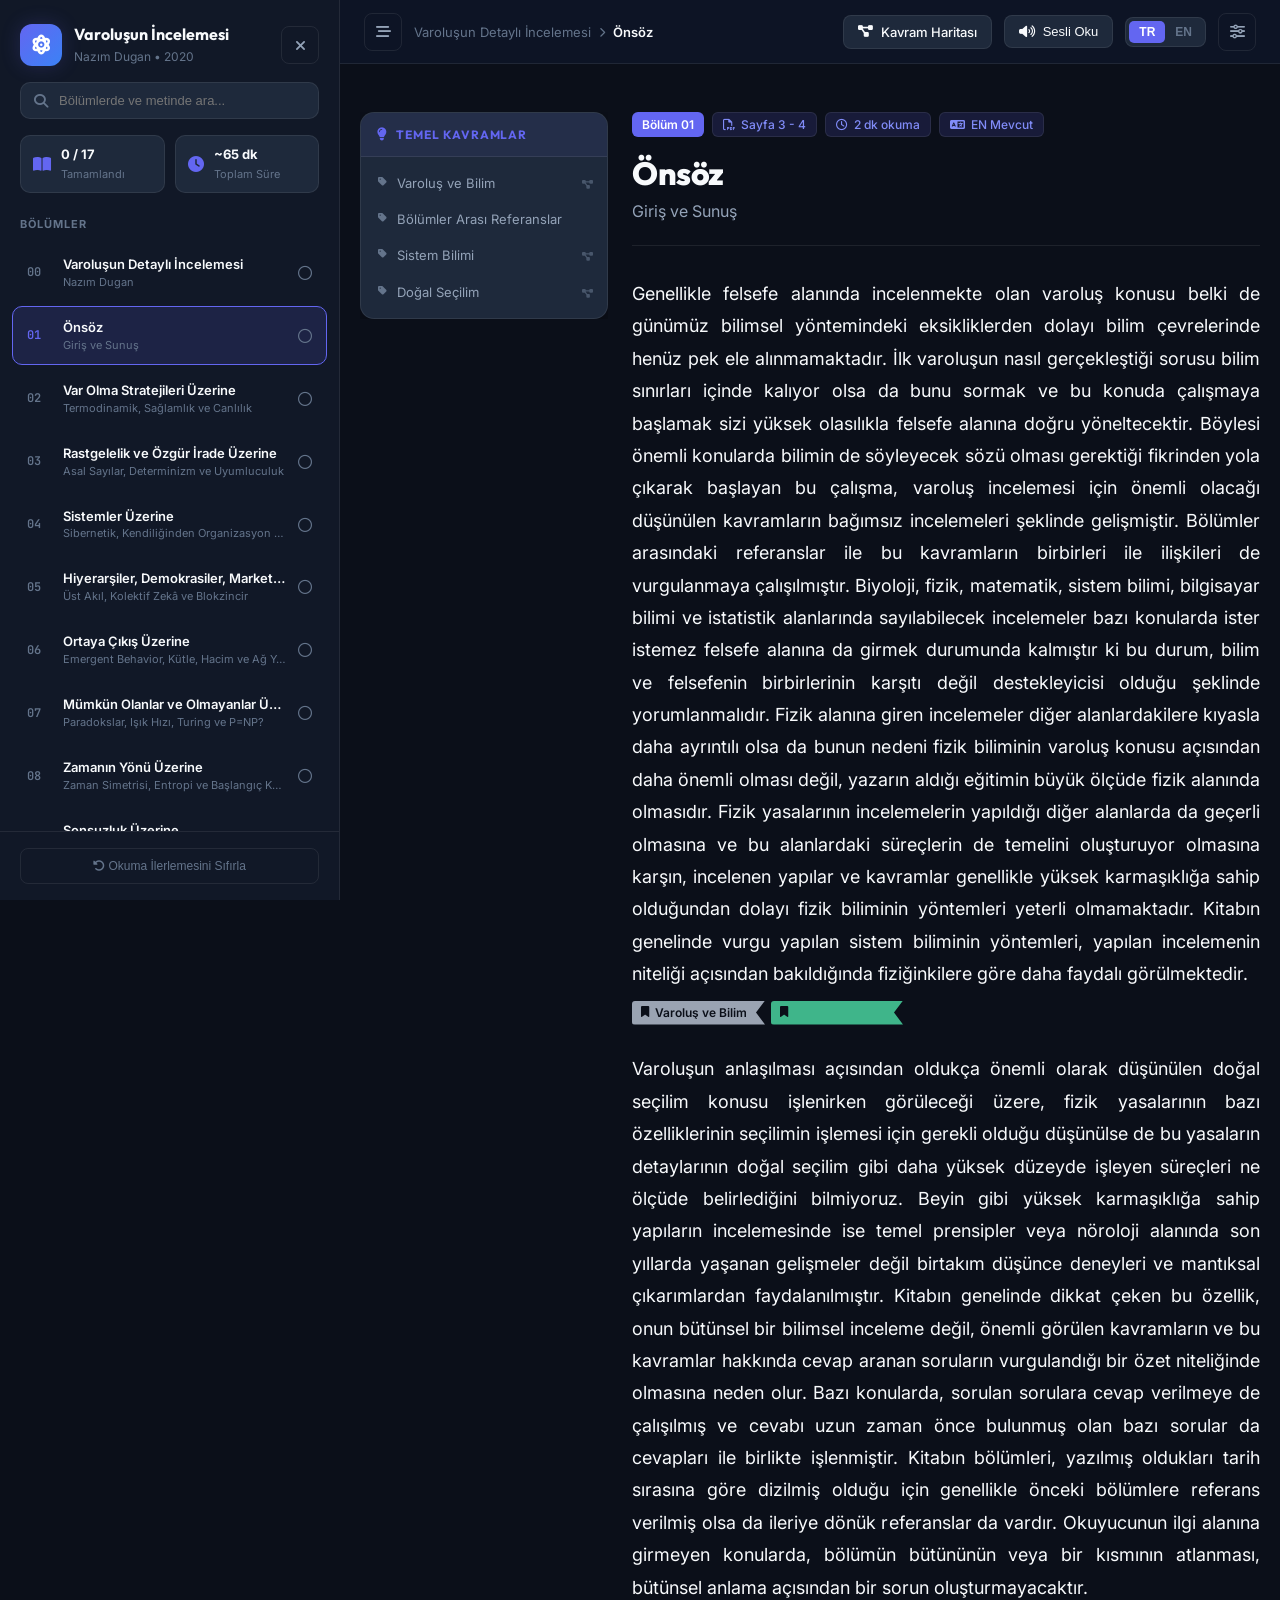
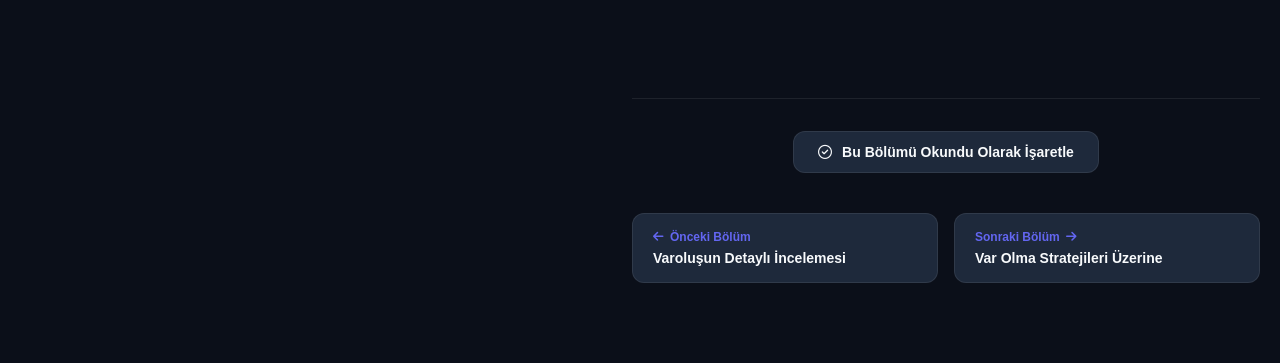
<file: index.html>
<!DOCTYPE html>
<html lang="tr" data-theme="dark" data-font="sans" data-width="standard">
<head>
  <meta charset="UTF-8">
  <meta name="viewport" content="width=device-width, initial-scale=1.0, viewport-fit=cover">
  <title>Varoluşun Detaylı İncelemesi — İnteraktif Okuyucu</title>

  <!-- Google Fonts -->
  <link rel="preconnect" href="https://fonts.googleapis.com">
  <link rel="preconnect" href="https://fonts.gstatic.com" crossorigin>
  <link href="https://fonts.googleapis.com/css2?family=Inter:wght@300;400;500;600;700&family=Literata:ital,wght@0,300;0,400;0,600;0,700;1,400&family=Outfit:wght@400;500;600;700;800&family=JetBrains+Mono:wght@400;500&display=swap" rel="stylesheet">
  
  <!-- FontAwesome Icons -->
  <link rel="stylesheet" href="https://cdnjs.cloudflare.com/ajax/libs/font-awesome/6.4.0/css/all.min.css">

  <link rel="stylesheet" href="style.css">
</head>
<body>

  <!-- Top Progress Bar -->
  <div id="read-progress-bar" class="read-progress-bar"></div>

  <div class="app-layout">
    <!-- Sidebar Navigation -->
    <aside id="sidebar" class="sidebar">
      <div class="sidebar-header">
        <div class="brand">
          <div class="brand-icon"><i class="fa-solid fa-atom"></i></div>
          <div class="brand-text">
            <h2 id="sidebar-book-title">Varoluşun İncelemesi</h2>
            <span>Nazım Dugan &bull; 2020</span>
          </div>
        </div>
        <button id="close-sidebar-btn" class="icon-btn mobile-only" aria-label="Menüyü Kapat" title="Menüyü Kapat">
          <i class="fa-solid fa-xmark"></i>
        </button>
      </div>

      <!-- Search Input -->
      <div class="search-box">
        <i class="fa-solid fa-magnifying-glass search-icon"></i>
        <input type="text" id="search-input" placeholder="Bölümlerde ve metinde ara..." autocomplete="off">
        <button id="clear-search-btn" class="clear-btn hidden"><i class="fa-solid fa-circle-xmark"></i></button>
      </div>

      <!-- Global Reading Stats -->
      <div class="global-stats">
        <div class="stat-item">
          <i class="fa-solid fa-book-open"></i>
          <div>
            <strong id="completed-count">0 / 16</strong>
            <span id="stat-completed-label">Tamamlandı</span>
          </div>
        </div>
        <div class="stat-item">
          <i class="fa-solid fa-clock"></i>
          <div>
            <strong id="total-time">~65 dk</strong>
            <span id="stat-time-label">Toplam Süre</span>
          </div>
        </div>
      </div>

      <!-- Chapter List -->
      <nav class="chapter-nav">
        <div id="nav-section-label" class="nav-section-label">BÖLÜMLER</div>
        <ul id="chapter-list" class="chapter-list">
          <!-- Dynamically populated -->
        </ul>
      </nav>

      <!-- Sidebar Footer -->
      <div class="sidebar-footer">
        <button id="reset-progress-btn" class="footer-btn">
          <i class="fa-solid fa-rotate-left"></i> <span id="reset-progress-text">Okuma İlerlemesini Sıfırla</span>
        </button>
      </div>
    </aside>

    <!-- Sidebar Overlay for Mobile -->
    <div id="sidebar-overlay" class="sidebar-overlay"></div>

    <!-- Main Content Area -->
    <main class="main-content">
      <!-- Top Control Bar -->
      <header class="top-bar">
        <div class="top-bar-left">
          <button id="toggle-sidebar-btn" class="icon-btn" title="Menüyü Aç/Kapat">
            <i class="fa-solid fa-bars-staggered"></i>
          </button>
          <div id="breadcrumbs" class="breadcrumbs">
            <span id="bc-book" class="bc-book">Varoluşun Detaylı İncelemesi</span>
            <i class="fa-solid fa-chevron-right bc-sep"></i>
            <span id="bc-title" class="bc-active">Yükleniyor...</span>
          </div>
        </div>

        <div class="top-bar-right">
          <a id="graph-link-btn" href="graph.html" class="action-btn" title="Kavram Haritası">
            <i class="fa-solid fa-diagram-project"></i>
            <span class="btn-text">Kavram Haritası</span>
          </a>

          <!-- Text Speech Synthesis Reader -->
          <button id="tts-btn" class="action-btn tts-btn" title="Metni Sesli Oku">
            <i class="fa-solid fa-volume-high"></i>
            <span class="btn-text">Sesli Oku</span>
          </button>

          <!-- Language Switcher (For Chapters with EN) -->
          <div id="lang-switch-wrapper" class="lang-switch-wrapper hidden">
            <button id="lang-tr-btn" class="lang-btn active">TR</button>
            <button id="lang-en-btn" class="lang-btn">EN</button>
          </div>

          <!-- Reader Customizer Toggle Button -->
          <button id="toggle-settings-btn" class="icon-btn" title="Okuma Ayarları">
            <i class="fa-solid fa-sliders"></i>
          </button>
        </div>
      </header>

      <!-- Reader Settings Toolbar Drawer -->
      <div id="settings-toolbar" class="settings-toolbar hidden">
        <div class="setting-group">
          <label><i class="fa-solid fa-palette"></i> Tema</label>
          <div class="theme-options">
            <button class="theme-btn active" data-set-theme="dark" title="Koyu Tema">
              <span class="theme-preview dark"></span> Koyu
            </button>
            <button class="theme-btn" data-set-theme="light" title="Açık Tema">
              <span class="theme-preview light"></span> Açık
            </button>
            <button class="theme-btn" data-set-theme="sepia" title="Sepya Tema">
              <span class="theme-preview sepia"></span> Sepya
            </button>
          </div>
        </div>

        <div class="setting-group">
          <label><i class="fa-solid fa-font"></i> Yazı Tipi</label>
          <div class="font-options">
            <button class="font-btn active" data-set-font="sans">Sans</button>
            <button class="font-btn" data-set-font="serif">Serif</button>
            <button class="font-btn" data-set-font="mono">Mono</button>
          </div>
        </div>

        <div class="setting-group">
          <label><i class="fa-solid fa-text-height"></i> Yazı Boyutu</label>
          <div class="size-options">
            <button id="font-decrease-btn" class="size-btn" title="Küçült"><i class="fa-solid fa-minus"></i></button>
            <span id="font-size-label">18px</span>
            <button id="font-increase-btn" class="size-btn" title="Büyüt"><i class="fa-solid fa-plus"></i></button>
          </div>
        </div>

        <div class="setting-group">
          <label><i class="fa-solid fa-arrows-left-right"></i> Genişlik</label>
          <div class="width-options">
            <button class="width-btn" data-set-width="compact">Dar</button>
            <button class="width-btn active" data-set-width="standard">Normal</button>
            <button class="width-btn" data-set-width="wide">Geniş</button>
          </div>
        </div>
      </div>

      <!-- Reader Article Canvas -->
      <div class="reader-container">
        <!-- Core Concepts Side Pane -->
        <aside id="concepts-pane" class="concepts-pane">
          <div class="concepts-pane-inner">
            <div class="concepts-pane-header">
              <i class="fa-solid fa-lightbulb"></i>
              <span id="concepts-header-title">Temel Kavramlar</span>
            </div>
            <ul id="concepts-list" class="concepts-list">
              <!-- Concept items injected by app.js -->
            </ul>
          </div>
        </aside>

        <article id="article-view" class="article-view">
          <!-- Article Header -->
          <header class="article-header">
            <div class="article-meta-badges">
              <span id="art-chapter-num" class="badge badge-num">Bölüm 01</span>
              <span id="art-pages-badge" class="badge badge-pages"><i class="fa-regular fa-file-pdf"></i> Sayfa 3 - 4</span>
              <span id="art-time-badge" class="badge badge-time"><i class="fa-regular fa-clock"></i> 2 dk okuma</span>
              <span id="art-lang-badge" class="badge badge-lang hidden"><i class="fa-solid fa-language"></i> EN Mevcut</span>
            </div>

            <h1 id="art-title" class="art-title">Önsöz</h1>
            <p id="art-subtitle" class="art-subtitle">Giriş ve Sunuş</p>
          </header>

          <hr class="art-divider">

          <!-- Article Body -->
          <div id="art-body" class="art-body">
            <!-- Paragraphs rendered here -->
          </div>

          <!-- Chapter End Footer & Navigation -->
          <footer class="article-footer">
            <div class="mark-complete-wrapper">
              <button id="mark-complete-btn" class="mark-complete-btn">
                <i class="fa-regular fa-circle-check"></i> <span>Bu Bölümü Okundu Olarak İşaretle</span>
              </button>
            </div>

            <nav class="bottom-chapter-nav">
              <button id="prev-chapter-btn" class="nav-card prev-card">
                <span class="nav-dir"><i class="fa-solid fa-arrow-left"></i> Önceki Bölüm</span>
                <span id="prev-title" class="nav-card-title">Kapak ve İçindekiler</span>
              </button>
              
              <button id="next-chapter-btn" class="nav-card next-card">
                <span class="nav-dir">Sonraki Bölüm <i class="fa-solid fa-arrow-right"></i></span>
                <span id="next-title" class="nav-card-title">Var Olma Stratejileri Üzerine</span>
              </button>
            </nav>
          </footer>
        </article>
      </div>
    </main>
  </div>

  <script src="data.js"></script>
  <script src="graph.js"></script>
  <script src="app.js"></script>
</body>
</html>
</file>
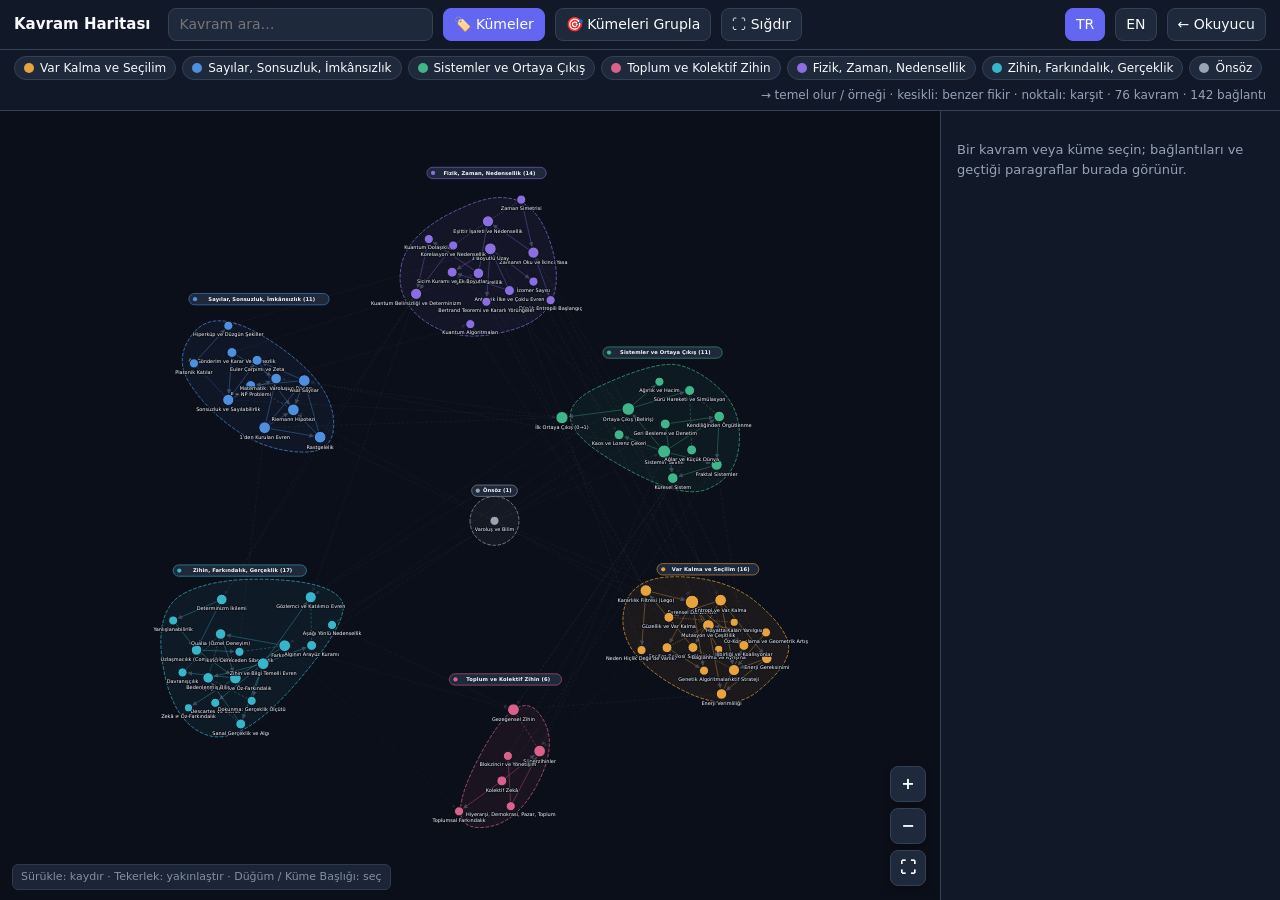
<file: graph.html>
<!DOCTYPE html>
<html lang="tr" data-theme="dark">

<head>
  <meta charset="UTF-8">
  <meta name="viewport" content="width=device-width, initial-scale=1">
  <title>Kavram Haritası — Varoluşun Detaylı İncelemesi</title>
  <style>
    :root {
      --bg: #0B0F19;
      --panel: #111827;
      --card: #1E293B;
      --text: #F8FAFC;
      --muted: #94A3B8;
      --line: #334155;
      --accent: #6366F1;
      --edge: #64748B
    }

    [data-theme=light] {
      --bg: #F8FAFC;
      --panel: #FFFFFF;
      --card: #F1F5F9;
      --text: #0F172A;
      --muted: #64748B;
      --line: #CBD5E1;
      --edge: #94A3B8
    }

    [data-theme=sepia] {
      --bg: #F4ECD8;
      --panel: #FBF5E6;
      --card: #EADFC4;
      --text: #433422;
      --muted: #7A6A55;
      --line: #CDBF9F;
      --edge: #A8977a
    }

    * {
      box-sizing: border-box
    }

    html,
    body {
      height: 100%;
      margin: 0
    }

    body {
      background: var(--bg);
      color: var(--text);
      font: 14px/1.5 Inter, system-ui, sans-serif;
      display: flex;
      flex-direction: column;
      overflow: hidden
    }

    header {
      display: flex;
      gap: 10px;
      align-items: center;
      padding: 8px 14px;
      background: var(--panel);
      border-bottom: 1px solid var(--line);
      flex-wrap: wrap
    }

    header h1 {
      font-size: 15px;
      margin: 0 8px 0 0;
      white-space: nowrap
    }

    input,
    button,
    a.btn {
      font: inherit;
      color: var(--text);
      background: var(--card);
      border: 1px solid var(--line);
      border-radius: 8px;
      padding: 5px 10px;
      text-decoration: none;
      cursor: pointer;
      transition: background .15s, border-color .15s
    }

    input {
      cursor: text;
      min-width: 180px;
      flex: 1;
      max-width: 300px
    }

    button.on {
      background: var(--accent);
      border-color: var(--accent);
      color: #fff
    }

    button:hover,
    a.btn:hover {
      border-color: var(--accent)
    }

    .spacer {
      flex: 1
    }

    #legend {
      display: flex;
      gap: 6px;
      flex-wrap: wrap;
      padding: 6px 14px;
      background: var(--panel);
      border-bottom: 1px solid var(--line);
      align-items: center;
      font-size: 12px;
      color: var(--muted);
      transition: opacity .2s ease
    }

    #legend.collapsed {
      display: none
    }

    .chip {
      display: inline-flex;
      gap: 6px;
      align-items: center;
      padding: 2px 9px;
      border-radius: 99px;
      border: 1px solid var(--line);
      cursor: pointer;
      color: var(--text);
      background: var(--card);
      transition: opacity .15s, transform .15s, border-color .15s
    }

    .chip i {
      width: 10px;
      height: 10px;
      border-radius: 50%;
      display: inline-block
    }

    .chip.off {
      opacity: .35
    }

    .chip:hover {
      border-color: var(--accent)
    }

    #zoom-controls {
      position: absolute;
      right: 14px;
      bottom: 14px;
      display: flex;
      flex-direction: column;
      gap: 6px;
      z-index: 15
    }

    #zoom-controls button {
      width: 36px;
      height: 36px;
      display: flex;
      align-items: center;
      justify-content: center;
      background: var(--card);
      border: 1px solid var(--line);
      border-radius: 8px;
      color: var(--text);
      font-size: 16px;
      font-weight: 600;
      cursor: pointer;
      box-shadow: 0 3px 8px rgba(0, 0, 0, 0.3);
      transition: background .15s, border-color .15s, transform .15s;
      user-select: none
    }

    #zoom-controls button:active {
      transform: scale(0.92)
    }

    #zoom-controls button:hover {
      border-color: var(--accent)
    }

    .panel-head {
      display: flex;
      justify-content: space-between;
      align-items: flex-start;
      gap: 8px
    }

    .close-panel-btn {
      background: transparent;
      border: none;
      color: var(--muted);
      font-size: 18px;
      cursor: pointer;
      padding: 0 6px;
      line-height: 1;
      border-radius: 4px
    }

    .close-panel-btn:hover {
      color: var(--text);
      background: var(--card)
    }

    #tip {
      position: absolute;
      left: 12px;
      bottom: 10px;
      font-size: 11px;
      color: var(--muted);
      pointer-events: none;
      background: var(--card);
      padding: 4px 8px;
      border-radius: 6px;
      border: 1px solid var(--line);
      opacity: .88;
      z-index: 10
    }

    main {
      flex: 1;
      display: flex;
      min-height: 0
    }

    #stage {
      flex: 1;
      position: relative;
      min-width: 0
    }

    svg {
      width: 100%;
      height: 100%;
      display: block;
      touch-action: none;
      cursor: grab;
      transform-origin: 0 0;
      will-change: transform;
      backface-visibility: hidden
    }

    #stage {
      overflow: hidden;
      contain: layout paint
    }

    svg:active {
      cursor: grabbing
    }

    /* Cluster Hulls & Badges */
    .cluster-hull {
      fill-opacity: 0.07;
      stroke-width: 1.5;
      stroke-dasharray: 6 5;
      stroke-linecap: round;
      stroke-linejoin: round;
      transition: fill-opacity .25s ease, stroke-opacity .25s ease, stroke-width .25s ease;
      cursor: pointer
    }

    .cluster-hull:hover,
    .cluster-hull.highlight {
      fill-opacity: 0.18;
      stroke-opacity: 0.85;
      stroke-width: 2.2
    }

    .cluster-hull.dim {
      opacity: 0.12
    }

    .cluster-badge {
      cursor: pointer;
      user-select: none;
      transition: opacity .18s ease
    }

    .cluster-badge rect {
      fill: var(--card);
      stroke: var(--line);
      stroke-width: 1.2;
      rx: 12px;
      transition: stroke-width .18s ease
    }

    .cluster-badge:hover rect,
    .cluster-badge.highlight rect {
      stroke-width: 2.4px !important
    }

    .cluster-badge text {
      font-size: 11px;
      font-weight: 600;
      letter-spacing: .02em;
      fill: var(--text);
      paint-order: stroke fill;
      stroke: var(--card);
      stroke-width: 2px;
      pointer-events: none
    }

    .cluster-badge circle {
      pointer-events: none
    }

    .cluster-badge.dim {
      opacity: 0.18
    }

    /* Edges */
    .edge {
      stroke: var(--edge);
      stroke-width: 1.3;
      fill: none;
      transition: stroke-opacity .2s, stroke-width .2s, opacity .2s
    }

    .edge.analogy {
      stroke-dasharray: 5 4
    }

    .edge.contrast {
      stroke-dasharray: 1.5 4;
      stroke-linecap: round;
      stroke-width: 2
    }

    .edge.inferred {
      opacity: .55
    }

    .edge.intra-group {
      stroke-width: 1.4;
      opacity: 0.55
    }

    .edge.inter-group {
      stroke-width: 1.1;
      opacity: 0.22;
      stroke-dasharray: 4 3
    }

    .edge.inter-group.analogy {
      stroke-dasharray: 6 4
    }

    .edge.inter-group.contrast {
      stroke-dasharray: 2 4
    }

    .edge.highlighted {
      opacity: 1 !important;
      stroke-width: 2.4 !important;
      stroke: var(--text) !important
    }

    /* Nodes */
    .node {
      cursor: pointer
    }

    .node circle {
      stroke: var(--bg);
      stroke-width: 2;
      transition: transform .15s, stroke-width .15s
    }

    .node:hover circle {
      stroke-width: 3
    }

    .node text {
      font-size: 10.5px;
      font-weight: 500;
      fill: var(--text);
      text-anchor: middle;
      paint-order: stroke fill;
      stroke: var(--bg);
      stroke-width: 3.5px;
      stroke-linejoin: round;
      pointer-events: none
    }

    .node.sel circle {
      stroke: var(--text);
      stroke-width: 3.5
    }

    .dim {
      opacity: .12
    }

    .hide {
      display: none
    }

    /* Side Panel */
    aside {
      width: 340px;
      background: var(--panel);
      border-left: 1px solid var(--line);
      overflow: auto;
      padding: 16px
    }

    aside h2 {
      margin: 0 0 4px;
      font-size: 18px
    }

    aside h3 {
      font-size: 11px;
      text-transform: uppercase;
      letter-spacing: .06em;
      color: var(--muted);
      margin: 16px 0 6px
    }

    .badge {
      display: inline-block;
      font-size: 11px;
      padding: 1px 8px;
      border-radius: 99px;
      color: #fff
    }

    .sum {
      margin: 10px 0;
      line-height: 1.45
    }

    .item {
      display: block;
      width: 100%;
      text-align: left;
      margin: 0 0 6px;
      padding: 6px 9px;
      background: var(--card);
      border: 1px solid var(--line);
      border-radius: 8px;
      color: var(--text);
      text-decoration: none;
      cursor: pointer
    }

    .item small {
      display: block;
      color: var(--muted);
      font-size: 12px;
      line-height: 1.35;
      margin-top: 2px
    }

    .item:hover {
      border-color: var(--accent)
    }

    .q {
      color: #F59E0B;
      font-size: 11px
    }

    .hint {
      color: var(--muted);
      font-size: 13px
    }

    @media(max-width:760px) {
      header {
        padding: 6px 10px;
        gap: 6px
      }

      header h1 {
        font-size: 14px
      }

      input {
        min-width: 110px;
        max-width: 160px;
        font-size: 12px;
        padding: 4px 8px
      }

      input,
      button,
      a.btn {
        padding: 4px 8px;
        font-size: 12px
      }

      #legend:not(.collapsed) {
        max-height: 180px;
        overflow-y: auto;
        box-shadow: 0 8px 16px rgba(0, 0, 0, 0.4);
        z-index: 25;
        position: relative
      }

      #zoom-controls {
        right: 10px;
        bottom: 10px
      }

      #zoom-controls button {
        width: 32px;
        height: 32px;
        font-size: 14px
      }

      #tip {
        font-size: 10px;
        padding: 3px 6px;
        left: 8px;
        bottom: 8px
      }

      main {
        flex-direction: column
      }

      aside {
        width: 100%;
        height: 45%;
        border-left: 0;
        border-top: 1px solid var(--line);
        padding: 12px
      }

      aside h2 {
        font-size: 16px
      }
    }
  </style>
</head>

<body>
  <header>
    <h1 id="ttl"></h1>
    <input id="q" type="search" autocomplete="off">
    <button id="btn-legend-toggle" class="btn" title=""><span id="legend-toggle-icon">🏷️</span> <span
        id="legend-toggle-text"></span></button>
    <button id="btn-recluster"></button>
    <button id="btn-fit"></button>
    <span class="spacer"></span>
    <button id="l-tr">TR</button><button id="l-en">EN</button>
    <a class="btn" id="reader" href="index.html"></a>
  </header>
  <div id="legend"></div>
  <main>
    <div id="stage">
      <svg id="svg">
        <defs>
          <marker id="arr" viewBox="0 0 8 8" refX="7" refY="4" markerWidth="7" markerHeight="7" orient="auto">
            <path d="M0,0L8,4L0,8z" style="fill:var(--edge)" />
          </marker>
        </defs>
        <g id="view">
          <g id="H"></g>
          <g id="E"></g>
          <g id="N"></g>
          <g id="B"></g>
        </g>
      </svg>
      <div id="zoom-controls">
        <button id="btn-zoom-in" title="Yakınlaştır">+</button>
        <button id="btn-zoom-out" title="Uzaklaştır">−</button>
        <button id="btn-zoom-fit" title="Sığdır">⛶</button>
      </div>
      <div id="tip"></div>
    </div>
    <aside id="panel"></aside>
  </main>

  <script src="data.js"></script>
  <script src="graph.js"></script>
  <script>
    // Arrow direction: false = arrow points to what an idea builds on (source → target);
    // true = inverted, arrow points from the foundation to the idea built on it. Visual only.
    const ARROWS_INVERTED = true;

    (function () {
      const D = window.BOOK_DATA, G = window.BOOK_GRAPH;
      const $ = id => document.getElementById(id);
      const esc = s => String(s).replace(/[&<>"]/g, c => ({ '&': '&amp;', '<': '&lt;', '>': '&gt;', '"': '&quot;' }[c]));
      const NS = 'http://www.w3.org/2000/svg';
      const mk = (tag, attrs, parent) => { const e = document.createElementNS(NS, tag); for (const k in attrs) e.setAttribute(k, attrs[k]); if (parent) parent.appendChild(e); return e; };

      document.documentElement.dataset.theme = localStorage.getItem('varolus_theme') || 'dark';
      let lang = localStorage.getItem('varolus_graph_lang') === 'en' ? 'en' : 'tr';

      const UI = {
        tr: {
          title: 'Kavram Haritası', search: 'Kavram ara…', reader: '← Okuyucu',
          recluster: '🎯 Kümeleri Grupla', fit: '⛶ Sığdır',
          legendToggle: 'Kümeler', legendToggleTitle: 'Küme menüsünü göster/gizle',
          zoomIn: 'Yakınlaştır', zoomOut: 'Uzaklaştır', zoomFit: 'Tümünü Sığdır', close: 'Kapat',
          tip: 'Sürükle: kaydır · Tekerlek: yakınlaştır · Düğüm / Küme Başlığı: seç',
          tipTouch: 'İki parmak: yakınlaştır · Sürükle: kaydır · Dokun: seç',
          empty: 'Bir kavram veya küme seçin; bağlantıları ve geçtiği paragraflar burada görünür.',
          appears: 'Kitapta geçtiği yerler', mention: 'geçtiği yer', inferred: 'taslak yorum — gözden geçirilmeli',
          cross: 'bölüm atfı', stats: (n, e) => `${n} kavram · ${e} bağlantı`,
          s: { bo: 'Dayandığı kavramlar', bi: 'Üzerine kurulanlar', eo: 'Örneği olduğu', ei: 'Örnekleri', an: 'Benzer fikirler', co: 'Karşıt kavramlar' },
          legend: (ARROWS_INVERTED ? '→ temel olur / örneği' : '→ dayanır / örnek') + ' · kesikli: benzer fikir · noktalı: karşıt'
        },
        en: {
          title: 'Concept Map', search: 'Search concepts…', reader: '← Reader',
          recluster: '🎯 Group Clusters', fit: '⛶ Fit View',
          legendToggle: 'Groups', legendToggleTitle: 'Toggle groups menu',
          zoomIn: 'Zoom in', zoomOut: 'Zoom out', zoomFit: 'Fit view', close: 'Close',
          tip: 'Drag: pan · Wheel: zoom · Node / Cluster Header: select',
          tipTouch: 'Pinch: zoom · Drag: pan · Tap: select',
          empty: 'Select a concept or cluster to see its links and relevant passages.',
          appears: 'Where it appears', mention: 'mention', inferred: 'draft reading — needs review',
          cross: 'chapter cross-reference', stats: (n, e) => `${n} concepts · ${e} links`,
          s: { bo: 'Builds on', bi: 'Built on by', eo: 'Is an example of', ei: 'Examples', an: 'Analogous ideas', co: 'Contrasts with' },
          legend: (ARROWS_INVERTED ? '→ built upon by / example' : '→ builds on / example') + ' · dashed: analogy · dotted: contrast'
        }
      };
      const t = () => UI[lang];
      const nm = n => lang === 'en' ? n.en : n.tr;
      const chap = id => D.find(c => String(c.id) === id);
      const chTitle = id => { const c = chap(id); return c ? (lang === 'en' && c.titleEn ? c.titleEn : c.title) : id; };

      // ---------- model & cluster anchors ----------
      // Coherent intellectual ring layout around the center:
      const ringGroups = ['physics', 'system', 'persist', 'society', 'mind', 'math'];
      const R = 640;
      ringGroups.forEach((k, i) => {
        const a = -Math.PI / 2 + (i * Math.PI * 2) / ringGroups.length;
        if (G.groups[k]) {
          G.groups[k].ax = Math.round(Math.cos(a) * R);
          G.groups[k].ay = Math.round(Math.sin(a) * R);
        }
      });
      // Place the preface / meta hub in the center:
      if (G.groups.meta) {
        G.groups.meta.ax = 0;
        G.groups.meta.ay = -30;
      }

      const nodes = G.nodes.map(n => Object.assign({}, n, {
        r: 6 + Math.sqrt(n.degree) * 2.6,
        x: 0, y: 0, vx: 0, vy: 0, fx: null, fy: null
      }));
      const byId = Object.fromEntries(nodes.map(n => [n.id, n]));
      const edges = G.edges.map(e => {
        const s = byId[e.source], t = byId[e.target];
        const isInterGroup = s.group !== t.group;
        return Object.assign({}, e, { s, t, isInterGroup });
      });
      const gKeys = Object.keys(G.groups);
      const hiddenG = new Set();
      let selected = null, hover = null, groupHover = null, matches = null;

      // Initialize nodes clustered near their respective group anchor:
      function initPositions() {
        nodes.forEach(n => {
          const g = G.groups[n.group];
          n.x = g.ax + (Math.random() - 0.5) * 160;
          n.y = g.ay + (Math.random() - 0.5) * 160;
          n.vx = 0; n.vy = 0;
        });
      }
      initPositions();

      // ---------- multi-factor physics layout ----------
      let alpha = 1, raf = 0;
      function tick() {
        const a = alpha, N = nodes.length;

        // 1. Repulsion between all nodes + extra boundary repulsion between distinct groups
        for (let i = 0; i < N; i++) {
          const p = nodes[i];
          for (let j = i + 1; j < N; j++) {
            const q = nodes[j];
            let dx = q.x - p.x, dy = q.y - p.y;
            let d2 = dx * dx + dy * dy || 1;
            const d = Math.sqrt(d2);
            const sameGroup = p.group === q.group;
            const min = p.r + q.r + (sameGroup ? 34 : 50);

            let f = (sameGroup ? 4800 : 7500) * a / d2;
            if (d < min) {
              f += (min - d) * (sameGroup ? 0.12 : 0.22);
            }
            if (!sameGroup && d < 260) {
              f += (260 - d) * 0.025 * a;
            }

            dx /= d; dy /= d;
            p.vx -= dx * f; p.vy -= dy * f;
            q.vx += dx * f; q.vy += dy * f;
          }
        }

        // 2. Edge forces (compact intra-group springs, gentle cross-cluster bridges)
        for (const e of edges) {
          const p = e.s, q = e.t;
          let dx = q.x - p.x, dy = q.y - p.y;
          const d = Math.sqrt(dx * dx + dy * dy) || 1;
          dx /= d; dy /= d;

          if (p.group === q.group) {
            const targetD = 78 + p.r + q.r;
            const f = (d - targetD) * 0.04 * a * 3;
            p.vx += dx * f; p.vy += dy * f;
            q.vx -= dx * f; q.vy -= dy * f;
          } else {
            const targetD = 340 + p.r + q.r;
            const f = (d - targetD) * 0.005 * a * 3;
            p.vx += dx * f; p.vy += dy * f;
            q.vx -= dx * f; q.vy -= dy * f;
          }
        }

        // 3. Group center gravity & damping
        for (const n of nodes) {
          const g = G.groups[n.group];
          n.vx += (g.ax - n.x) * 0.032 * a;
          n.vy += (g.ay - n.y) * 0.032 * a;

          if (n.fx !== null) {
            n.x = n.fx; n.y = n.fy; n.vx = 0; n.vy = 0;
          } else {
            n.vx *= 0.78; n.vy *= 0.78;
            n.x += n.vx; n.y += n.vy;
          }
        }

        alpha *= 0.985;
      }

      function frame() { raf = 0; if (alpha > 0.015) { tick(); draw(); raf = requestAnimationFrame(frame); } }
      function run(a) { alpha = Math.max(alpha, a); if (!raf) raf = requestAnimationFrame(frame); }

      // Settle initial positions cleanly:
      for (let i = 0; i < 360; i++) tick();
      alpha = 0.01;

      // ---------- geometry helpers: convex hull & smooth hulls ----------
      function getConvexHull(pts) {
        if (pts.length <= 2) return pts.slice();
        const sorted = pts.slice().sort((a, b) => a.x === b.x ? a.y - b.y : a.x - b.x);
        const cross = (o, a, b) => (a.x - o.x) * (b.y - o.y) - (a.y - o.y) * (b.x - o.x);
        const lower = [];
        for (const p of sorted) {
          while (lower.length >= 2 && cross(lower[lower.length - 2], lower[lower.length - 1], p) <= 0) lower.pop();
          lower.push(p);
        }
        const upper = [];
        for (let i = sorted.length - 1; i >= 0; i--) {
          const p = sorted[i];
          while (upper.length >= 2 && cross(upper[upper.length - 2], upper[upper.length - 1], p) <= 0) upper.pop();
          upper.push(p);
        }
        lower.pop();
        upper.pop();
        return lower.concat(upper);
      }

      function computeHullAndBadge(gNodes) {
        if (gNodes.length === 1) {
          const p = gNodes[0], r = p.r + 42;
          const pathD = `M ${p.x - r},${p.y} A ${r},${r} 0 1,0 ${p.x + r},${p.y} A ${r},${r} 0 1,0 ${p.x - r},${p.y} Z`;
          return { pathD, badgeX: p.x, badgeY: p.y - r - 12 };
        }

        if (gNodes.length === 2) {
          const [a, b] = gNodes;
          const dx = b.x - a.x, dy = b.y - a.y, len = Math.hypot(dx, dy) || 1;
          const r = Math.max(a.r, b.r) + 40;
          const nx = (-dy / len) * r, ny = (dx / len) * r;
          const pathD = `M ${a.x + nx},${a.y + ny} L ${b.x + nx},${b.y + ny} A ${r},${r} 0 0,1 ${b.x - nx},${b.y - ny} L ${a.x - nx},${a.y - ny} A ${r},${r} 0 0,1 ${a.x + nx},${a.y + ny} Z`;
          const cx = (a.x + b.x) / 2, minY = Math.min(a.y, b.y) - r;
          return { pathD, badgeX: cx, badgeY: minY - 12 };
        }

        // 3+ nodes: convex hull + radial expansion + smooth bezier midpoints
        const hull = getConvexHull(gNodes);
        let cx = 0, cy = 0;
        for (const p of gNodes) { cx += p.x; cy += p.y; }
        cx /= gNodes.length; cy /= gNodes.length;

        const padded = hull.map(p => {
          const dx = p.x - cx, dy = p.y - cy;
          const dist = Math.hypot(dx, dy) || 1;
          const pad = 38 + (p.r || 10);
          return { x: p.x + (dx / dist) * pad, y: p.y + (dy / dist) * pad };
        });

        const n = padded.length;
        let pathD = '';
        if (n >= 3) {
          for (let i = 0; i < n; i++) {
            const p1 = padded[i];
            const p2 = padded[(i + 1) % n];
            const mx = (p1.x + p2.x) / 2;
            const my = (p1.y + p2.y) / 2;
            if (i === 0) pathD += `M ${mx},${my} `;
            const nextP = padded[(i + 2) % n];
            const nextMidX = (p2.x + nextP.x) / 2;
            const nextMidY = (p2.y + nextP.y) / 2;
            pathD += `Q ${p2.x},${p2.y} ${nextMidX},${nextMidY} `;
          }
          pathD += 'Z';
        }

        let minY = 1e9;
        for (const p of padded) { if (p.y < minY) minY = p.y; }

        return { pathD, badgeX: cx, badgeY: minY - 14 };
      }

      // ---------- DOM Elements ----------
      const gH = $('H'), gE = $('E'), gN = $('N'), gB = $('B'), svg = $('svg'), view = { x: 0, y: 0, k: 1 };

      // Cluster Hulls
      const hulls = {};
      gKeys.forEach(k => {
        const g = G.groups[k];
        const el = mk('path', {
          class: 'cluster-hull',
          'data-group': k,
          fill: g.color,
          stroke: g.color
        }, gH);
        el.addEventListener('mouseenter', () => { groupHover = k; refresh(); });
        el.addEventListener('mouseleave', () => { groupHover = null; refresh(); });
        el.addEventListener('click', (e) => { e.stopPropagation(); focusCluster(k); });
        hulls[k] = el;
      });

      // Edges
      edges.forEach(e => {
        const cls = 'edge ' + e.type + (e.origin === 'inferred' ? ' inferred' : '') + (e.isInterGroup ? ' inter-group' : ' intra-group');
        e.el = mk('line', { class: cls }, gE);
        if (!e.isInterGroup) {
          e.el.style.stroke = G.groups[e.s.group].color;
        }
        if (e.type === 'builds-on' || e.type === 'example-of') {
          e.el.setAttribute('marker-end', 'url(#arr)');
        }
      });

      // Nodes
      nodes.forEach(n => {
        n.el = mk('g', { class: 'node', 'data-id': n.id }, gN);
        mk('circle', { r: n.r, fill: G.groups[n.group].color }, n.el);
        n.txt = mk('text', { y: n.r + 12 }, n.el);
      });

      // Cluster Badges (Headers)
      const badges = {};
      gKeys.forEach(k => {
        const g = G.groups[k];
        const el = mk('g', { class: 'cluster-badge', 'data-group': k }, gB);
        const rect = mk('rect', {}, el);
        const dot = mk('circle', { r: 4.5, fill: g.color }, el);
        const txt = mk('text', { 'text-anchor': 'middle' }, el);
        el.addEventListener('mouseenter', () => { groupHover = k; refresh(); });
        el.addEventListener('mouseleave', () => { groupHover = null; refresh(); });
        el.addEventListener('click', (e) => { e.stopPropagation(); focusCluster(k); });
        badges[k] = { el, rect, dot, txt };
      });

      function draw() {
        // 1. Edges
        for (const e of edges) {
          const p = e.s, q = e.t;
          let dx = q.x - p.x, dy = q.y - p.y;
          const d = Math.sqrt(dx * dx + dy * dy) || 1;
          dx /= d; dy /= d;
          const arrow = e.type === 'builds-on' || e.type === 'example-of';
          if (ARROWS_INVERTED && arrow) {
            // Visual inversion only (data unchanged): arrow points from the foundation (target) to the idea built on it (source)
            e.el.setAttribute('x1', q.x - dx * q.r);
            e.el.setAttribute('y1', q.y - dy * q.r);
            e.el.setAttribute('x2', p.x + dx * (p.r + 2));
            e.el.setAttribute('y2', p.y + dy * (p.r + 2));
          } else {
            e.el.setAttribute('x1', p.x + dx * p.r);
            e.el.setAttribute('y1', p.y + dy * p.r);
            e.el.setAttribute('x2', q.x - dx * (q.r + (arrow ? 2 : 0)));
            e.el.setAttribute('y2', q.y - dy * (q.r + (arrow ? 2 : 0)));
          }
        }

        // 2. Nodes
        for (const n of nodes) {
          n.el.setAttribute('transform', `translate(${n.x},${n.y})`);
        }

        // 3. Cluster Hulls & Badges
        for (const k of gKeys) {
          const gNodes = nodes.filter(n => n.group === k && !hiddenG.has(k));
          const hullEl = hulls[k];
          const badge = badges[k];

          if (gNodes.length === 0 || hiddenG.has(k)) {
            if (hullEl) hullEl.setAttribute('d', '');
            if (badge) badge.el.style.display = 'none';
            continue;
          }
          if (badge) badge.el.style.display = '';

          const { pathD, badgeX, badgeY } = computeHullAndBadge(gNodes);
          if (hullEl) hullEl.setAttribute('d', pathD);
          if (badge) badge.el.setAttribute('transform', `translate(${badgeX},${badgeY})`);
        }
      }

      // Zoom/pan is done with a CSS transform on the <svg> layer (handled by the GPU compositor,
      // no re-rasterising). Once the gesture settles, the real SVG transform is committed so it is crisp again.
      const committed = { x: 0, y: 0, k: 1 };
      let commitTimer = 0;
      function commitView() {
        commitTimer = 0;
        committed.x = view.x; committed.y = view.y; committed.k = view.k;
        $('view').setAttribute('transform', `translate(${view.x},${view.y}) scale(${view.k})`);
        svg.style.transform = '';
      }
      function applyView() {
        const s = view.k / committed.k;
        const tx = view.x - committed.x * s, ty = view.y - committed.y * s;
        svg.style.transform = `translate3d(${tx}px,${ty}px,0) scale(${s})`;
        clearTimeout(commitTimer);
        commitTimer = setTimeout(commitView, 140);
      }

      function fit(immediate) {
        const w = svg.clientWidth || (window.innerWidth - 340), h = svg.clientHeight || (window.innerHeight - 80);
        let x0 = 1e9, x1 = -1e9, y0 = 1e9, y1 = -1e9;
        for (const n of nodes) {
          if (hiddenG.has(n.group)) continue;
          x0 = Math.min(x0, n.x - 70); x1 = Math.max(x1, n.x + 70);
          y0 = Math.min(y0, n.y - 50); y1 = Math.max(y1, n.y + 50);
        }
        if (x0 > x1) { x0 = -500; x1 = 500; y0 = -500; y1 = 500; }
        const pad = 65;
        const kw = (w - pad * 2) / (x1 - x0);
        const kh = (h - pad * 2) / (y1 - y0);
        const targetK = Math.min(Math.max(Math.min(kw, kh), 0.2), 1.25);
        const targetX = w / 2 - ((x0 + x1) / 2) * targetK;
        const targetY = h / 2 - ((y0 + y1) / 2) * targetK;
        if (immediate) {
          if (viewAnim) cancelAnimationFrame(viewAnim);
          view.x = targetX; view.y = targetY; view.k = targetK;
          applyView();
        } else {
          animateView(targetX, targetY, targetK);
        }
      }

      let viewAnim = null;
      function animateView(tx, ty, tk) {
        if (viewAnim) cancelAnimationFrame(viewAnim);
        const sx = view.x, sy = view.y, sk = view.k;
        const start = performance.now(), duration = 320;
        function step(now) {
          const t = Math.min((now - start) / duration, 1);
          const ease = t < 0.5 ? 2 * t * t : -1 + (4 - 2 * t) * t;
          view.x = sx + (tx - sx) * ease;
          view.y = sy + (ty - sy) * ease;
          view.k = sk + (tk - sk) * ease;
          applyView();
          if (t < 1) viewAnim = requestAnimationFrame(step);
          else viewAnim = null;
        }
        viewAnim = requestAnimationFrame(step);
      }

      function focusCluster(k) {
        const gNodes = nodes.filter(n => n.group === k && !hiddenG.has(k));
        if (!gNodes.length) return;
        let x0 = 1e9, x1 = -1e9, y0 = 1e9, y1 = -1e9;
        for (const n of gNodes) {
          x0 = Math.min(x0, n.x - 80); x1 = Math.max(x1, n.x + 80);
          y0 = Math.min(y0, n.y - 70); y1 = Math.max(y1, n.y + 70);
        }
        const w = svg.clientWidth, h = svg.clientHeight;
        const kw = (w - 120) / (x1 - x0);
        const kh = (h - 120) / (y1 - y0);
        const targetK = Math.min(Math.max(Math.min(kw, kh), 0.4), 1.6);
        const targetX = w / 2 - ((x0 + x1) / 2) * targetK;
        const targetY = h / 2 - ((y0 + y1) / 2) * targetK;
        animateView(targetX, targetY, targetK);
      }

      function recluster() {
        initPositions();
        alpha = 1;
        for (let i = 0; i < 360; i++) tick();
        alpha = 0.01;
        draw();
        fit();
      }

      function focusSet() {
        const f = hover || selected; if (!f) return null;
        const s = new Set([f]); edges.forEach(e => { if (e.source === f) s.add(e.target); if (e.target === f) s.add(e.source); }); return s;
      }

      function refresh() {
        const fs = focusSet(), f = hover || selected;
        for (const n of nodes) {
          const vis = !hiddenG.has(n.group);
          n.el.classList.toggle('hide', !vis);
          let dim = false;
          if (fs && !fs.has(n.id)) dim = true;
          if (matches && !matches.has(n.id)) dim = true;
          if (groupHover && n.group !== groupHover && (!fs || !fs.has(n.id))) dim = true;
          n.el.classList.toggle('dim', dim);
          n.el.classList.toggle('sel', n.id === selected);
        }

        for (const e of edges) {
          const hide = hiddenG.has(e.s.group) || hiddenG.has(e.t.group);
          e.el.classList.toggle('hide', hide);
          const incidentToFocus = f && (e.source === f || e.target === f);
          let dim = false;
          if (f && !incidentToFocus) dim = true;
          if (matches && !(matches.has(e.source) && matches.has(e.target))) dim = true;
          if (groupHover && e.s.group !== groupHover && e.t.group !== groupHover && !incidentToFocus) dim = true;

          e.el.classList.toggle('dim', dim);
          e.el.classList.toggle('highlighted', incidentToFocus);
        }

        for (const k of gKeys) {
          const h = hulls[k], b = badges[k];
          if (!h) continue;
          const isGroupActive = groupHover === k;
          const isGroupDim = (groupHover && groupHover !== k) || (selected && byId[selected] && byId[selected].group !== k);
          h.classList.toggle('highlight', isGroupActive);
          h.classList.toggle('dim', isGroupDim && !isGroupActive);
          if (b) {
            b.el.classList.toggle('highlight', isGroupActive);
            b.el.classList.toggle('dim', isGroupDim && !isGroupActive);
          }
        }
      }

      // ---------- panel ----------
      function panel() {
        const P = $('panel'), n = selected && byId[selected];
        if (!n) { P.innerHTML = `<p class="hint">${t().empty}</p>`; return; }
        const g = G.groups[n.group], u = t();
        const nb = (id, why, origin) => { const m = byId[id]; return `<button class="item" data-go="${id}">${esc(nm(m))}<small>${esc(why)}${origin === 'inferred' ? ` <span class="q">● ${u.inferred}</span>` : ''}</small></button>`; };
        const sec = (key, arr) => arr.length ? `<h3>${u.s[key]} (${arr.length})</h3>` + arr.join('') : '';
        const why = e => lang === 'en' ? e.whyEn : e.whyTr;
        const out = ty => edges.filter(e => e.source === n.id && e.type === ty).map(e => nb(e.target, why(e), e.origin));
        const inn = ty => edges.filter(e => e.target === n.id && e.type === ty).map(e => nb(e.source, why(e), e.origin));
        const both = ty => edges.filter(e => e.type === ty && (e.source === n.id || e.target === n.id)).map(e => nb(e.source === n.id ? e.target : e.source, why(e), e.origin));
        const apps = n.appearances.map(a => {
          const p = lang === 'en' ? a.paraEn : a.para;
          const lab = a.kind === 'concept' ? (lang === 'en' ? a.labelEn : a.labelTr) : u.mention;
          return `<a class="item" href="index.html#ch=${a.ch}&p=${p}&lang=${lang}">${esc(chTitle(a.ch))}<small>${esc(lab)} · ¶${p + 1}</small></a>`;
        }).join('');
        P.innerHTML = `<div class="panel-head">
      <h2>${esc(nm(n))}</h2>
      <button type="button" class="close-panel-btn" id="close-panel-btn" title="${esc(u.close)}">✕</button>
    </div>
    <span class="badge" style="background:${g.color}">${esc(lang === 'en' ? g.en : g.tr)}</span>
    <p class="sum">${esc(lang === 'en' ? n.summaryEn : n.summaryTr)}</p>
    <h3>${u.appears}</h3>${apps}
    ${sec('bo', out('builds-on'))}${sec('bi', inn('builds-on'))}${sec('eo', out('example-of'))}${sec('ei', inn('example-of'))}${sec('an', both('analogy'))}${sec('co', both('contrast'))}`;
        P.scrollTop = 0;
      }

      function select(id, center, immediate) {
        selected = id; refresh(); panel();
        history.replaceState(null, '', id ? '#node=' + id + (lang ? '&lang=' + lang : '') : location.pathname);
        if (id && center) {
          const n = byId[id];
          if (n) {
            const isMobile = window.innerWidth <= 760;
            const w = svg.clientWidth || $('stage').clientWidth || (isMobile ? window.innerWidth : window.innerWidth - 340);
            const h = svg.clientHeight || $('stage').clientHeight || (isMobile ? Math.round(window.innerHeight * 0.55) : window.innerHeight - 80);
            const minK = isMobile ? 1.0 : 1.15;
            const targetK = Math.min(Math.max(view.k, minK), 1.5);
            const targetX = w / 2 - n.x * targetK;
            const targetY = h / 2 - n.y * targetK;
            if (immediate) {
              if (viewAnim) cancelAnimationFrame(viewAnim);
              view.x = targetX; view.y = targetY; view.k = targetK;
              applyView();
            } else {
              animateView(targetX, targetY, targetK);
            }
          }
        }
      }

      // ---------- interaction (touch pinch-zoom, multi-pointer, pan & controls) ----------
      const world = e => { const r = $('stage').getBoundingClientRect(); return { x: (e.clientX - r.left - view.x) / view.k, y: (e.clientY - r.top - view.y) / view.k }; };
      const pointers = new Map();
      let pinchStart = null;
      let drag = null;

      svg.addEventListener('pointerdown', e => {
        pointers.set(e.pointerId, { x: e.clientX, y: e.clientY });
        try { svg.setPointerCapture(e.pointerId); } catch (err) { }

        if (pointers.size === 1) {
          const g = e.target.closest('.node');
          drag = {
            node: g ? byId[g.dataset.id] : null,
            sx: e.clientX,
            sy: e.clientY,
            vx: view.x,
            vy: view.y,
            moved: false
          };
        } else if (pointers.size === 2) {
          // 2-finger gesture starts -> cancel node dragging and begin pinch-zoom
          if (drag && drag.node) {
            drag.node.fx = null;
            drag.node.fy = null;
          }
          drag = null;

          const pts = Array.from(pointers.values());
          const dist = Math.hypot(pts[0].x - pts[1].x, pts[0].y - pts[1].y) || 1;
          const midX = (pts[0].x + pts[1].x) / 2;
          const midY = (pts[0].y + pts[1].y) / 2;
          const r = $('stage').getBoundingClientRect();
          pinchStart = {
            dist,
            startK: view.k,
            worldMid: {
              x: (midX - r.left - view.x) / view.k,
              y: (midY - r.top - view.y) / view.k
            }
          };
        }
      });

      svg.addEventListener('pointermove', e => {
        if (!pointers.has(e.pointerId)) return;
        pointers.set(e.pointerId, { x: e.clientX, y: e.clientY });

        // Two-finger pinch to zoom & pan simultaneously
        if (pointers.size === 2 && pinchStart) {
          const pts = Array.from(pointers.values());
          const newDist = Math.hypot(pts[0].x - pts[1].x, pts[0].y - pts[1].y) || 1;
          const midX = (pts[0].x + pts[1].x) / 2;
          const midY = (pts[0].y + pts[1].y) / 2;
          const scale = newDist / pinchStart.dist;
          const newK = Math.min(3.5, Math.max(0.15, pinchStart.startK * scale));
          const r = $('stage').getBoundingClientRect();

          view.k = newK;
          view.x = midX - r.left - pinchStart.worldMid.x * newK;
          view.y = midY - r.top - pinchStart.worldMid.y * newK;
          applyView();
          return;
        }

        // Single-finger drag (pan canvas or move node)
        if (!drag) return;
        const dx = e.clientX - drag.sx, dy = e.clientY - drag.sy;
        if (Math.abs(dx) + Math.abs(dy) > 4) drag.moved = true;
        if (!drag.moved) return;

        if (drag.node) {
          const p = world(e);
          drag.node.fx = p.x;
          drag.node.fy = p.y;
          run(0.25);
        } else {
          view.x = drag.vx + dx;
          view.y = drag.vy + dy;
          applyView();
        }
      });

      function onPointerEnd(e) {
        pointers.delete(e.pointerId);
        try { svg.releasePointerCapture(e.pointerId); } catch (err) { }

        if (pointers.size < 2) {
          pinchStart = null;
        }

        if (pointers.size === 0) {
          if (drag) {
            if (!drag.moved) select(drag.node ? drag.node.id : null, !!drag.node);
            if (drag.node) {
              drag.node.fx = null;
              drag.node.fy = null;
            }
            drag = null;
          }
        } else if (pointers.size === 1) {
          const [pt] = pointers.values();
          drag = {
            node: null,
            sx: pt.x,
            sy: pt.y,
            vx: view.x,
            vy: view.y,
            moved: true
          };
        }
      }

      svg.addEventListener('pointerup', onPointerEnd);
      svg.addEventListener('pointercancel', onPointerEnd);

      // Wheel Zoom
      svg.addEventListener('wheel', e => {
        e.preventDefault();
        const p = world(e);
        const factor = e.deltaY < 0 ? 1.14 : 1 / 1.14;
        const newK = Math.min(3.5, Math.max(0.15, view.k * factor));
        const r = $('stage').getBoundingClientRect();
        view.k = newK;
        view.x = e.clientX - r.left - p.x * newK;
        view.y = e.clientY - r.top - p.y * newK;
        applyView();
      }, { passive: false });

      // On-screen Zoom Buttons (+ / − / ⛶)
      function zoomBy(factor) {
        const cx = svg.clientWidth / 2, cy = svg.clientHeight / 2;
        const p = { x: (cx - view.x) / view.k, y: (cy - view.y) / view.k };
        const newK = Math.min(3.5, Math.max(0.15, view.k * factor));
        animateView(cx - p.x * newK, cy - p.y * newK, newK);
      }
      $('btn-zoom-in').onclick = () => zoomBy(1.28);
      $('btn-zoom-out').onclick = () => zoomBy(1 / 1.28);
      $('btn-zoom-fit').onclick = () => fit();

      // Legend Menu Visibility Toggle
      let legendVisible = localStorage.getItem('varolus_legend_open') !== null
        ? localStorage.getItem('varolus_legend_open') === 'true'
        : (window.innerWidth > 760);

      function updateLegendVisibility() {
        const L = $('legend'), btn = $('btn-legend-toggle');
        if (L) L.classList.toggle('collapsed', !legendVisible);
        if (btn) btn.classList.toggle('on', legendVisible);
      }

      function toggleLegend() {
        legendVisible = !legendVisible;
        localStorage.setItem('varolus_legend_open', legendVisible);
        updateLegendVisibility();
      }
      $('btn-legend-toggle').onclick = toggleLegend;

      svg.addEventListener('mouseover', e => {
        const g = e.target.closest('.node');
        const id = g ? g.dataset.id : null;
        if (id !== hover) { hover = id; refresh(); }
      });
      svg.addEventListener('mouseleave', () => { hover = null; refresh(); });

      $('panel').addEventListener('click', e => {
        if (e.target.closest('#close-panel-btn')) {
          select(null);
          return;
        }
        const b = e.target.closest('[data-go]');
        if (b) select(b.dataset.go, true);
      });
      document.addEventListener('keydown', e => {
        if (e.key === 'Escape') {
          $('q').value = ''; matches = null; groupHover = null; select(null);
        }
      });

      $('q').addEventListener('input', e => {
        const q = e.target.value.trim().toLocaleLowerCase('tr');
        matches = q ? new Set(nodes.filter(n => (n.tr + ' ' + n.en + ' ' + n.id).toLocaleLowerCase('tr').includes(q)).map(n => n.id)) : null;
        refresh();
      });
      $('q').addEventListener('keydown', e => { if (e.key === 'Enter' && matches && matches.size) select([...matches][0], true); });
      $('l-tr').onclick = () => setLang('tr');
      $('l-en').onclick = () => setLang('en');
      $('btn-recluster').onclick = recluster;
      $('btn-fit').onclick = fit;
      window.addEventListener('resize', () => {
        if (selected && byId[selected]) {
          select(selected, true, true);
        } else {
          fit();
        }
      });

      // ---------- text / legend ----------
      function setLang(l) {
        lang = l; localStorage.setItem('varolus_graph_lang', l); document.documentElement.lang = l;
        $('l-tr').classList.toggle('on', l === 'tr'); $('l-en').classList.toggle('on', l === 'en');
        $('ttl').textContent = t().title;
        $('q').placeholder = t().search;
        $('reader').textContent = t().reader;
        $('reader').href = 'index.html#lang=' + l;
        $('tip').textContent = t().tip;
        $('btn-recluster').textContent = t().recluster;
        $('btn-fit').textContent = t().fit;
        $('btn-legend-toggle').title = t().legendToggleTitle;
        $('legend-toggle-text').textContent = t().legendToggle;
        $('btn-zoom-in').title = t().zoomIn;
        $('btn-zoom-out').title = t().zoomOut;
        $('btn-zoom-fit').title = t().zoomFit;
        const isTouch = ('ontouchstart' in window) || (navigator.maxTouchPoints > 0);
        $('tip').textContent = isTouch ? t().tipTouch : t().tip;
        updateLegendVisibility();

        nodes.forEach(n => { n.txt.textContent = nm(n); });

        // Update badge labels with language and node counts:
        for (const k of gKeys) {
          const g = G.groups[k];
          const b = badges[k];
          if (!b) continue;
          const count = nodes.filter(n => n.group === k).length;
          const title = (lang === 'en' ? g.en : g.tr) + ` (${count})`;
          b.txt.textContent = title;
          const w = Math.max(title.length * 7.4 + 30, 85);
          b.rect.setAttribute('x', -w / 2);
          b.rect.setAttribute('y', -12);
          b.rect.setAttribute('width', w);
          b.rect.setAttribute('height', 24);
          b.rect.style.stroke = g.color;
          b.dot.setAttribute('cx', -w / 2 + 13);
          b.dot.setAttribute('cy', 0);
          b.txt.setAttribute('x', 6);
          b.txt.setAttribute('y', 3.5);
        }

        legend(); panel();
      }

      function legend() {
        const L = $('legend'); L.innerHTML = '';
        gKeys.forEach(k => {
          const g = G.groups[k], c = document.createElement('span');
          c.className = 'chip' + (hiddenG.has(k) ? ' off' : '');
          c.innerHTML = `<i style="background:${g.color}"></i>${esc(lang === 'en' ? g.en : g.tr)}`;
          c.onmouseenter = () => { groupHover = k; refresh(); };
          c.onmouseleave = () => { groupHover = null; refresh(); };
          c.onclick = () => {
            hiddenG.has(k) ? hiddenG.delete(k) : hiddenG.add(k);
            legend(); draw(); refresh();
          };
          c.ondblclick = (e) => {
            e.preventDefault();
            focusCluster(k);
          };
          L.appendChild(c);
        });
        const s = document.createElement('span'); s.style.marginLeft = 'auto';
        s.textContent = t().legend + ' · ' + t().stats(nodes.length, edges.length);
        L.appendChild(s);
      }

      draw();
      setLang(lang);
      fit(true);
      refresh();

      function applyHash() {
        const lm = location.hash.match(/lang=(en|tr)/);
        if (lm && lm[1] !== lang) setLang(lm[1]);
        const m = location.hash.match(/node=([\w-]+)/);
        if (m && byId[m[1]]) {
          if (selected !== m[1]) select(m[1], true);
        } else if (!m && selected) {
          select(null);
        }
      }

      window.addEventListener('hashchange', applyHash);

      const lm = location.hash.match(/lang=(en|tr)/);
      if (lm && lm[1] !== lang) setLang(lm[1]);
      const m = location.hash.match(/node=([\w-]+)/);
      if (m && byId[m[1]]) {
        setTimeout(() => {
          select(m[1], true);
        }, 50);
      }
    })();
  </script>
</body>

</html>
</file>
<file: style.css>
/* ==========================================================================
   VAROLUŞ İNTERAKTİF OKUYUCU - DESİGN SYSTEM & STYLES
   ========================================================================== */

/* --- CSS Variables & Design Tokens --- */
:root {
  /* Fonts */
  --font-heading: 'Outfit', -apple-system, BlinkMacSystemFont, sans-serif;
  --font-sans: 'Inter', -apple-system, BlinkMacSystemFont, sans-serif;
  --font-serif: 'Literata', Georgia, serif;
  --font-mono: 'JetBrains Mono', monospace;

  /* Theme Defaults (Dark Space Navy) */
  --bg-app: #0B0F19;
  --bg-sidebar: #111827;
  --bg-card: #1E293B;
  --bg-card-hover: #334155;
  --bg-glass: rgba(15, 23, 42, 0.75);
  --bg-input: #1E293B;
  
  --border-color: rgba(255, 255, 255, 0.08);
  --border-hover: rgba(99, 102, 241, 0.4);

  --text-primary: #F8FAFC;
  --text-secondary: #94A3B8;
  --text-muted: #64748B;
  
  --accent-primary: #6366F1; /* Indigo */
  --accent-secondary: #3B82F6; /* Blue */
  --accent-glow: rgba(99, 102, 241, 0.25);
  --accent-success: #10B981;
  --accent-warning: #F59E0B;

  --badge-bg: rgba(99, 102, 241, 0.15);
  --badge-text: #818CF8;

  --sidebar-width: 340px;
  --reader-width: 760px;
  --reader-font-size: 18px;
  --reader-line-height: 1.8;

  --transition-fast: 0.15s ease;
  --transition-normal: 0.25s ease;
  --shadow-lg: 0 10px 30px -5px rgba(0, 0, 0, 0.5);
  --shadow-glow: 0 0 20px rgba(99, 102, 241, 0.2);
}

/* --- Theme Variations --- */

/* Light Mode */
[data-theme="light"] {
  --bg-app: #F8FAFC;
  --bg-sidebar: #FFFFFF;
  --bg-card: #F1F5F9;
  --bg-card-hover: #E2E8F0;
  --bg-glass: rgba(255, 255, 255, 0.85);
  --bg-input: #F1F5F9;

  --border-color: rgba(0, 0, 0, 0.08);
  --border-hover: rgba(99, 102, 241, 0.5);

  --text-primary: #0F172A;
  --text-secondary: #475569;
  --text-muted: #94A3B8;

  --accent-primary: #4F46E5;
  --accent-glow: rgba(79, 70, 229, 0.15);
  --badge-bg: rgba(79, 70, 229, 0.1);
  --badge-text: #4F46E5;

  --shadow-lg: 0 10px 30px -5px rgba(0, 0, 0, 0.08);
}

/* Sepia Mode */
[data-theme="sepia"] {
  --bg-app: #FBF0D9;
  --bg-sidebar: #F4E4C1;
  --bg-card: #EFE1BC;
  --bg-card-hover: #E4D4AB;
  --bg-glass: rgba(251, 240, 217, 0.88);
  --bg-input: #EFE1BC;

  --border-color: rgba(92, 64, 40, 0.12);
  --border-hover: rgba(180, 83, 9, 0.4);

  --text-primary: #432818;
  --text-secondary: #603813;
  --text-muted: #8F6A44;

  --accent-primary: #B45309;
  --accent-glow: rgba(180, 83, 9, 0.15);
  --badge-bg: rgba(180, 83, 9, 0.12);
  --badge-text: #B45309;

  --shadow-lg: 0 10px 30px -5px rgba(67, 40, 24, 0.1);
}

/* Font Selection Override */
body[data-font="sans"] .art-body { font-family: var(--font-sans); }
body[data-font="serif"] .art-body { font-family: var(--font-serif); }
body[data-font="mono"] .art-body { font-family: var(--font-mono); }

/* Width Selection Override */
html[data-width="compact"] { --reader-width: 640px; }
html[data-width="standard"] { --reader-width: 760px; }
html[data-width="wide"] { --reader-width: 960px; }

/* --- Base & Reset --- */
* {
  box-sizing: border-box;
  margin: 0;
  padding: 0;
}

html {
  min-height: 100%;
  scroll-behavior: smooth;
}

body {
  min-height: 100vh;
  background-color: var(--bg-app);
  color: var(--text-primary);
  font-family: var(--font-sans);
  overflow-x: hidden;
  transition: background-color var(--transition-normal), color var(--transition-normal);
}

/* Custom Scrollbar */
::-webkit-scrollbar {
  width: 8px;
  height: 8px;
}
::-webkit-scrollbar-track {
  background: transparent;
}
::-webkit-scrollbar-thumb {
  background: rgba(148, 163, 184, 0.25);
  border-radius: 4px;
}
::-webkit-scrollbar-thumb:hover {
  background: rgba(148, 163, 184, 0.45);
}

/* --- Progress Bar --- */
.read-progress-bar {
  position: fixed;
  top: 0;
  left: 0;
  height: 3px;
  width: 0%;
  background: linear-gradient(90deg, var(--accent-primary), #EC4899);
  z-index: 9999;
  transition: width 0.1s ease-out;
  box-shadow: 0 0 10px var(--accent-primary);
}

/* --- App Layout --- */
.app-layout {
  display: flex;
  min-height: 100vh;
}

/* --- Sidebar --- */
.sidebar {
  width: var(--sidebar-width);
  background-color: var(--bg-sidebar);
  border-right: 1px solid var(--border-color);
  display: flex;
  flex-direction: column;
  position: fixed;
  top: 0;
  bottom: 0;
  left: 0;
  z-index: 100;
  transition: transform var(--transition-normal);

}

.sidebar-header {
  padding: 24px 20px 16px;
  display: flex;
  align-items: center;
  justify-content: space-between;
}

.brand {
  display: flex;
  align-items: center;
  gap: 12px;
}

.brand-icon {
  width: 42px;
  height: 42px;
  border-radius: 12px;
  background: linear-gradient(135deg, var(--accent-primary), var(--accent-secondary));
  display: flex;
  align-items: center;
  justify-content: center;
  color: #FFF;
  font-size: 20px;
  box-shadow: var(--shadow-glow);
}

.brand-text h2 {
  font-family: var(--font-heading);
  font-size: 16px;
  font-weight: 700;
  line-height: 1.2;
}

.brand-text span {
  font-size: 12px;
  color: var(--text-muted);
}

/* Search Box */
.search-box {
  position: relative;
  margin: 0 20px 16px;
}

.search-icon {
  position: absolute;
  left: 14px;
  top: 50%;
  transform: translateY(-50%);
  color: var(--text-muted);
  font-size: 14px;
}

.search-box input {
  width: 100%;
  padding: 10px 36px 10px 38px;
  background-color: var(--bg-input);
  border: 1px solid var(--border-color);
  border-radius: 10px;
  color: var(--text-primary);
  font-size: 13px;
  outline: none;
  transition: border-color var(--transition-fast), box-shadow var(--transition-fast);
}

.search-box input:focus {
  border-color: var(--accent-primary);
  box-shadow: 0 0 0 3px var(--accent-glow);
}

.clear-btn {
  position: absolute;
  right: 12px;
  top: 50%;
  transform: translateY(-50%);
  background: none;
  border: none;
  color: var(--text-muted);
  cursor: pointer;
}

.clear-btn.hidden { display: none; }

/* Global Stats */
.global-stats {
  display: grid;
  grid-template-columns: 1fr 1fr;
  gap: 10px;
  margin: 0 20px 16px;
}

.stat-item {
  background-color: var(--bg-card);
  border: 1px solid var(--border-color);
  padding: 10px 12px;
  border-radius: 10px;
  display: flex;
  align-items: center;
  gap: 10px;
}

.stat-item i {
  color: var(--accent-primary);
  font-size: 16px;
}

.stat-item strong {
  display: block;
  font-size: 13px;
  font-weight: 700;
}

.stat-item span {
  font-size: 11px;
  color: var(--text-muted);
}

/* Chapter Navigation List */
.chapter-nav {
  flex: 1;
  overflow-y: auto;
  padding: 0 12px 20px;
}

.nav-section-label {
  font-size: 11px;
  font-weight: 700;
  letter-spacing: 1px;
  color: var(--text-muted);
  padding: 8px 8px 12px;
}

.chapter-list {
  list-style: none;
  display: flex;
  flex-direction: column;
  gap: 4px;
}

.chapter-item {
  display: flex;
  align-items: center;
  gap: 12px;
  padding: 12px 14px;
  border-radius: 10px;
  cursor: pointer;
  border: 1px solid transparent;
  transition: all var(--transition-fast);
}

.chapter-item:hover {
  background-color: var(--bg-card-hover);
  border-color: var(--border-color);
}

.chapter-item.active {
  background-color: var(--badge-bg);
  border-color: var(--accent-primary);
}

.chap-num {
  font-family: var(--font-mono);
  font-size: 12px;
  font-weight: 600;
  color: var(--text-muted);
  min-width: 24px;
}

.chapter-item.active .chap-num {
  color: var(--accent-primary);
}

.chap-info {
  flex: 1;
  min-width: 0;
}

.chap-title {
  font-size: 13px;
  font-weight: 600;
  line-height: 1.3;
  white-space: nowrap;
  overflow: hidden;
  text-overflow: ellipsis;
}

.chap-sub {
  font-size: 11px;
  color: var(--text-muted);
  white-space: nowrap;
  overflow: hidden;
  text-overflow: ellipsis;
  margin-top: 2px;
}

.chap-status {
  font-size: 14px;
  color: var(--text-muted);
}

.chapter-item.completed .chap-status {
  color: var(--accent-success);
}

/* Sidebar Footer */
.sidebar-footer {
  padding: 16px 20px;
  border-top: 1px solid var(--border-color);
}

.footer-btn {
  width: 100%;
  padding: 10px;
  background: transparent;
  border: 1px solid var(--border-color);
  border-radius: 8px;
  color: var(--text-muted);
  font-size: 12px;
  cursor: pointer;
  transition: all var(--transition-fast);
}

.footer-btn:hover {
  background-color: var(--bg-card);
  color: var(--text-primary);
}

/* Mobile Overlay */
.sidebar-overlay {
  position: fixed;
  inset: 0;
  background-color: rgba(0, 0, 0, 0.6);
  backdrop-filter: blur(4px);
  z-index: 95;
  opacity: 0;
  pointer-events: none;
  transition: opacity var(--transition-normal);
}

.sidebar-overlay.active {
  opacity: 1;
  pointer-events: auto;
}

/* --- Main Content --- */
.main-content {
  flex: 1;
  margin-left: var(--sidebar-width);
  display: flex;
  flex-direction: column;
  min-width: 0;
}

/* Top Bar */
.top-bar {
  height: 64px;
  background-color: var(--bg-glass);
  backdrop-filter: blur(12px);
  border-bottom: 1px solid var(--border-color);
  display: flex;
  align-items: center;
  justify-content: space-between;
  padding: 0 24px;
  position: sticky;
  top: 0;
  z-index: 90;
}

.top-bar-left, .top-bar-right {
  display: flex;
  align-items: center;
  gap: 12px;
}

.icon-btn {
  width: 38px;
  height: 38px;
  border-radius: 8px;
  background: transparent;
  border: 1px solid var(--border-color);
  color: var(--text-secondary);
  font-size: 15px;
  cursor: pointer;
  display: flex;
  align-items: center;
  justify-content: center;
  transition: all var(--transition-fast);
}

.icon-btn:hover {
  background-color: var(--bg-card-hover);
  color: var(--text-primary);
  border-color: var(--border-hover);
}

.breadcrumbs {
  display: flex;
  align-items: center;
  gap: 8px;
  font-size: 13px;
  color: var(--text-muted);
}

.bc-sep {
  font-size: 10px;
}

.bc-active {
  color: var(--text-primary);
  font-weight: 600;
}

/* Action Buttons */
.action-btn {
  padding: 8px 14px;
  border-radius: 8px;
  background-color: var(--bg-card);
  border: 1px solid var(--border-color);
  color: var(--text-primary);
  font-size: 13px;
  font-weight: 500;
  cursor: pointer;
  display: flex;
  align-items: center;
  gap: 8px;
  transition: all var(--transition-fast);
}

.action-btn:hover {
  background-color: var(--bg-card-hover);
  border-color: var(--accent-primary);
}

.tts-btn.playing {
  background-color: var(--accent-primary);
  color: #FFF;
  border-color: var(--accent-primary);
  box-shadow: var(--shadow-glow);
}

/* Language Switcher */
.lang-switch-wrapper {
  display: flex;
  background-color: var(--bg-input);
  border: 1px solid var(--border-color);
  border-radius: 8px;
  padding: 3px;
}

.lang-btn {
  padding: 4px 10px;
  border: none;
  background: transparent;
  color: var(--text-muted);
  font-size: 12px;
  font-weight: 600;
  border-radius: 5px;
  cursor: pointer;
  transition: all var(--transition-fast);
}

.lang-btn.active {
  background-color: var(--accent-primary);
  color: #FFF;
}

.hidden { display: none !important; }

/* --- Reader Settings Toolbar Drawer --- */
.settings-toolbar {
  background-color: var(--bg-card);
  border-bottom: 1px solid var(--border-color);
  padding: 16px 24px;
  display: flex;
  flex-wrap: wrap;
  gap: 24px;
  animation: slideDown 0.2s ease-out;
}

@keyframes slideDown {
  from { opacity: 0; transform: translateY(-10px); }
  to { opacity: 1; transform: translateY(0); }
}

.setting-group {
  display: flex;
  flex-direction: column;
  gap: 8px;
}

.setting-group label {
  font-size: 12px;
  font-weight: 600;
  color: var(--text-muted);
  display: flex;
  align-items: center;
  gap: 6px;
}

.theme-options, .font-options, .width-options {
  display: flex;
  gap: 6px;
}

.theme-btn, .font-btn, .width-btn, .size-btn {
  padding: 6px 12px;
  background-color: var(--bg-input);
  border: 1px solid var(--border-color);
  border-radius: 6px;
  color: var(--text-secondary);
  font-size: 12px;
  font-weight: 500;
  cursor: pointer;
  display: flex;
  align-items: center;
  gap: 6px;
  transition: all var(--transition-fast);
}

.theme-btn:hover, .font-btn:hover, .width-btn:hover, .size-btn:hover {
  background-color: var(--bg-card-hover);
  color: var(--text-primary);
}

.theme-btn.active, .font-btn.active, .width-btn.active {
  border-color: var(--accent-primary);
  color: var(--accent-primary);
  background-color: var(--badge-bg);
}

.theme-preview {
  width: 12px;
  height: 12px;
  border-radius: 50%;
  display: inline-block;
  border: 1px solid rgba(255,255,255,0.2);
}
.theme-preview.dark { background: #0B0F19; }
.theme-preview.light { background: #FFFFFF; }
.theme-preview.sepia { background: #FBF0D9; }

.size-options {
  display: flex;
  align-items: center;
  gap: 10px;
}

/* --- Reader Canvas --- */
.reader-container {
  flex: 1;
  padding: 40px 24px 80px;
  display: flex;
  justify-content: center;
}

.article-view {
  width: 100%;
  max-width: var(--reader-width);
  transition: max-width var(--transition-normal);
}

/* Article Header */
.article-header {
  margin-bottom: 24px;
}

.article-meta-badges {
  display: flex;
  flex-wrap: wrap;
  gap: 8px;
  margin-bottom: 16px;
}

.badge {
  padding: 4px 10px;
  border-radius: 6px;
  font-size: 12px;
  font-weight: 500;
  display: inline-flex;
  align-items: center;
  gap: 6px;
}

.badge-num {
  background-color: var(--accent-primary);
  color: #FFF;
  font-weight: 600;
}

.badge-pages, .badge-time, .badge-lang {
  background-color: var(--badge-bg);
  color: var(--badge-text);
  border: 1px solid var(--border-color);
}

.art-title {
  font-family: var(--font-heading);
  font-size: 32px;
  font-weight: 800;
  line-height: 1.25;
  letter-spacing: -0.5px;
  margin-bottom: 8px;
}

.art-subtitle {
  font-size: 16px;
  color: var(--text-secondary);
  font-weight: 400;
}

.art-divider {
  border: none;
  height: 1px;
  background: var(--border-color);
  margin: 24px 0 32px;
}

/* Article Body Typography */
.art-body {
  font-size: var(--reader-font-size);
  line-height: var(--reader-line-height);
  color: var(--text-primary);
}

.art-body p {
  margin-bottom: 1.6em;
  text-align: justify;
  hyphens: auto;
  scroll-margin-top: 90px;
}

.art-body p.highlight {
  background-color: rgba(245, 158, 11, 0.2);
  border-left: 3px solid var(--accent-warning);
  padding: 10px 14px;
  border-radius: 4px;
}

.art-body hr {
  border: none;
  height: 1px;
  background: var(--border-color);
  margin: 2em 0;
}

.search-match {
  background-color: rgba(245, 158, 11, 0.4);
  color: inherit;
  padding: 2px 4px;
  border-radius: 3px;
}

/* Footnotes Styling */
.footnote-block {
  margin-top: 2em;
  padding-top: 1.5em;
  border-top: 1px solid var(--border-color);
  font-size: 0.9em;
  color: var(--text-secondary);
}

/* Article Footer & Nav Cards */
.article-footer {
  margin-top: 60px;
  padding-top: 32px;
  border-top: 1px solid var(--border-color);
}

.mark-complete-wrapper {
  display: flex;
  justify-content: center;
  margin-bottom: 40px;
}

.mark-complete-btn {
  padding: 12px 24px;
  border-radius: 12px;
  background-color: var(--bg-card);
  border: 1px solid var(--border-color);
  color: var(--text-primary);
  font-size: 14px;
  font-weight: 600;
  cursor: pointer;
  display: flex;
  align-items: center;
  gap: 10px;
  transition: all var(--transition-normal);
}

.mark-complete-btn:hover {
  border-color: var(--accent-success);
  background-color: var(--bg-card-hover);
  color: var(--accent-success);
}

.mark-complete-btn.completed {
  background-color: var(--accent-success);
  color: #FFF;
  border-color: var(--accent-success);
  box-shadow: 0 4px 20px rgba(16, 185, 129, 0.3);
}

.bottom-chapter-nav {
  display: grid;
  grid-template-columns: 1fr 1fr;
  gap: 16px;
}

.nav-card {
  padding: 16px 20px;
  background-color: var(--bg-card);
  border: 1px solid var(--border-color);
  border-radius: 12px;
  text-align: left;
  cursor: pointer;
  transition: all var(--transition-fast);
  display: flex;
  flex-direction: column;
  gap: 6px;
}

.nav-card:hover {
  background-color: var(--bg-card-hover);
  border-color: var(--accent-primary);
  transform: translateY(-2px);
}

.nav-card.next-card {
  text-align: right;
}

.nav-dir {
  font-size: 12px;
  font-weight: 600;
  color: var(--accent-primary);
  display: flex;
  align-items: center;
  gap: 6px;
}

.next-card .nav-dir {
  justify-content: flex-end;
}

.nav-card-title {
  font-size: 14px;
  font-weight: 600;
  color: var(--text-primary);
  white-space: nowrap;
  overflow: hidden;
  text-overflow: ellipsis;
}

/* --- Responsive Styles --- */
@media (max-width: 900px) {
  :root {
    --sidebar-width: 300px;
  }

  .sidebar {
    transform: translateX(-100%);
  }

  .sidebar.active {
    transform: translateX(0);
  }

  .main-content {
    margin-left: 0;
  }

  .mobile-only {
    display: flex !important;
  }

  .top-bar {
    padding: 0 16px;
  }

  .art-title {
    font-size: 24px;
  }

  .bottom-chapter-nav {
    grid-template-columns: 1fr;
  }
}

/* ==========================================================================
   CORE CONCEPTS PANE
   ========================================================================== */

/* Reader layout: article + concepts float side by side on large screens */
.reader-container {
  position: relative;
  display: flex;
  align-items: flex-start;
  gap: 24px;
  max-width: calc(var(--reader-width) + 280px + 24px);
  margin: 0 auto;
  padding: 48px 20px 80px;
}

.article-view {
  flex: 1;
  min-width: 0;
  max-width: var(--reader-width);
}

/* Sticky side panel */
.concepts-pane {
  width: 248px;
  flex-shrink: 0;
  position: sticky;
  top: 80px;
  max-height: calc(100vh - 120px);
  overflow: hidden;
  transition: opacity var(--transition-normal);
}

.concepts-pane.hidden {
  display: none;
}

.concepts-pane-inner {
  background: var(--bg-card);
  border: 1px solid var(--border-color);
  border-radius: 14px;
  overflow: hidden;
  max-height: calc(100vh - 120px);
  display: flex;
  flex-direction: column;
  box-shadow: var(--shadow-lg);
}

.concepts-pane-header {
  display: flex;
  align-items: center;
  gap: 8px;
  padding: 14px 16px;
  font-family: var(--font-heading);
  font-size: 12px;
  font-weight: 700;
  letter-spacing: 0.08em;
  text-transform: uppercase;
  color: var(--accent-primary);
  background: rgba(99, 102, 241, 0.08);
  border-bottom: 1px solid var(--border-color);
  flex-shrink: 0;
}

.concepts-pane-header i {
  font-size: 13px;
}

.concepts-list {
  list-style: none;
  margin: 0;
  padding: 8px 0;
  overflow-y: auto;
  flex: 1;
  scrollbar-width: thin;
  scrollbar-color: var(--border-color) transparent;
}

.concept-item {
  display: flex;
  align-items: flex-start;
  gap: 10px;
  padding: 9px 14px;
  cursor: pointer;
  font-size: 13px;
  line-height: 1.4;
  color: var(--text-secondary);
  border-left: 3px solid transparent;
  transition: background var(--transition-fast), color var(--transition-fast), border-color var(--transition-fast);
}

.concept-item i {
  margin-top: 2px;
  font-size: 10px;
  color: var(--text-muted);
  flex-shrink: 0;
  transition: color var(--transition-fast);
}

.concept-item:hover {
  background: var(--bg-card-hover);
  color: var(--text-primary);
  border-left-color: var(--accent-secondary);
}

.concept-item:hover i {
  color: var(--accent-secondary);
}

.concept-item.active {
  background: rgba(99, 102, 241, 0.12);
  color: var(--text-primary);
  border-left-color: var(--accent-primary);
  font-weight: 600;
}

.concept-item.active i {
  color: var(--accent-primary);
}

/* Paragraph highlight flash when concept is clicked */
@keyframes conceptFlash {
  0%   { background-color: rgba(99, 102, 241, 0.22); border-radius: 6px; }
  70%  { background-color: rgba(99, 102, 241, 0.10); }
  100% { background-color: transparent; border-radius: 0; }
}

.art-body p.concept-highlight {
  animation: conceptFlash 1.8s ease forwards;
}

/* --- Responsive: collapse pane to horizontal strip on narrow screens --- */
@media (max-width: 1140px) {
  .reader-container {
    flex-direction: column;
    max-width: var(--reader-width);
    padding: 32px 20px 80px;
  }

  .concepts-pane {
    width: 100%;
    position: static;
    max-height: none;
    order: -1; /* show before article */
  }

  .concepts-pane-inner {
    max-height: none;
  }

  .concepts-list {
    display: flex;
    flex-wrap: wrap;
    gap: 4px;
    padding: 10px 12px;
    overflow-y: visible;
  }

  .concept-item {
    padding: 6px 12px;
    border-radius: 20px;
    border-left: none;
    border: 1px solid var(--border-color);
    font-size: 12px;
    background: var(--bg-card);
    flex-shrink: 0;
  }

  .concept-item:hover,
  .concept-item.active {
    border-color: var(--accent-primary);
    border-left-color: var(--accent-primary);
  }
}


/* Concept map links */
a.action-btn { text-decoration: none; }
.concept-item .graph-link { margin-left: auto; padding-left: 10px; color: var(--text-muted); opacity: .6; text-decoration: none; }
.concept-item .graph-link:hover { opacity: 1; color: var(--accent-primary); }


/* ==========================================================================
   MOBILE FIT FIX — keep the top bar and page inside the screen width
   ========================================================================== */
html, body { max-width: 100%; }
/* 'clip' (not 'hidden') so the page keeps scrolling on the viewport and the sticky top bar keeps working */
body { overflow-x: clip; }
.app-layout, .main-content, .reader-container, .article-view { max-width: 100%; min-width: 0; }

/* Long words / URLs / wide elements never push the page wider than the screen */
.art-body, .art-title, .art-subtitle { overflow-wrap: anywhere; word-break: normal; }
.art-body img, .art-body table, .art-body pre, .art-body iframe, .art-body svg { max-width: 100%; }
.art-body pre, .art-body table { overflow-x: auto; display: block; }

/* Top bar: left side may shrink, right side never gets pushed out */
.top-bar-left { flex: 1 1 auto; min-width: 0; }
.top-bar-right { flex: 0 0 auto; }
.breadcrumbs { min-width: 0; flex: 1 1 auto; overflow: hidden; white-space: nowrap; }
.bc-book, .bc-sep { flex: 0 0 auto; }
.bc-active { min-width: 0; overflow: hidden; text-overflow: ellipsis; white-space: nowrap; }

@media (max-width: 900px) {
  .top-bar { padding: 0 10px; gap: 8px; }
  .top-bar-left, .top-bar-right { gap: 6px; }

  /* Buttons become icon-only */
  .action-btn { padding: 0; width: 38px; height: 38px; justify-content: center; }
  .action-btn .btn-text { display: none; }

  /* Hide the book name, keep only the chapter title (it truncates with …) */
  .bc-book, .bc-sep { display: none; }

  .reader-container { padding-left: 16px; padding-right: 16px; }
  .settings-toolbar { padding: 14px 16px; gap: 16px; }
}

@media (max-width: 420px) {
  .icon-btn { width: 34px; height: 34px; }
  .action-btn { width: 34px; height: 34px; }
  .lang-btn { padding: 4px 8px; }
  .reader-container { padding-left: 14px; padding-right: 14px; }
}


/* Phones only: main reading text 2px smaller than the chosen size (default 18px -> 16px) */
@media (max-width: 600px) {
  .art-body { font-size: calc(var(--reader-font-size) - 2px); }
}


/* ==========================================================================
   BOOKMARKS — inverse links from a paragraph to its concept-map nodes
   ========================================================================== */
.bookmark-row {
  display: flex;
  flex-wrap: wrap;
  gap: 6px;
  margin-top: 10px;
  line-height: 1;
  font-family: var(--font-sans);
  user-select: none;
}

.bookmark {
  --bm: #9aa3b2;
  --bm-text: #fff;
  display: inline-flex;
  align-items: center;
  gap: 6px;
  max-width: 100%;
  padding: 6px 18px 6px 9px;
  background: var(--bm);
  color: var(--bm-text);
  font-size: 12px;
  font-weight: 600;
  text-decoration: none;
  /* ribbon end with a V notch */
  clip-path: polygon(0 0, 100% 0, calc(100% - 9px) 50%, 100% 100%, 0 100%);
  border-radius: 3px 0 0 3px;
  transition: filter var(--transition-fast), transform var(--transition-fast);
}

.bookmark i { font-size: 11px; flex: 0 0 auto; }
.bookmark span { min-width: 0; overflow: hidden; text-overflow: ellipsis; white-space: nowrap; }

.bookmark:hover { filter: brightness(1.12); transform: translateY(-1px); }

/* Plain mentions: outline style so main concepts stand out */
.bookmark-mention {
  background: color-mix(in srgb, var(--bm) 18%, transparent);
  color: var(--text-primary);
  box-shadow: inset 0 0 0 1.5px var(--bm);
}
.bookmark-mention i { color: var(--bm); }

@media (max-width: 600px) {
  .bookmark { font-size: 11px; padding: 5px 16px 5px 8px; }
}
</file>
